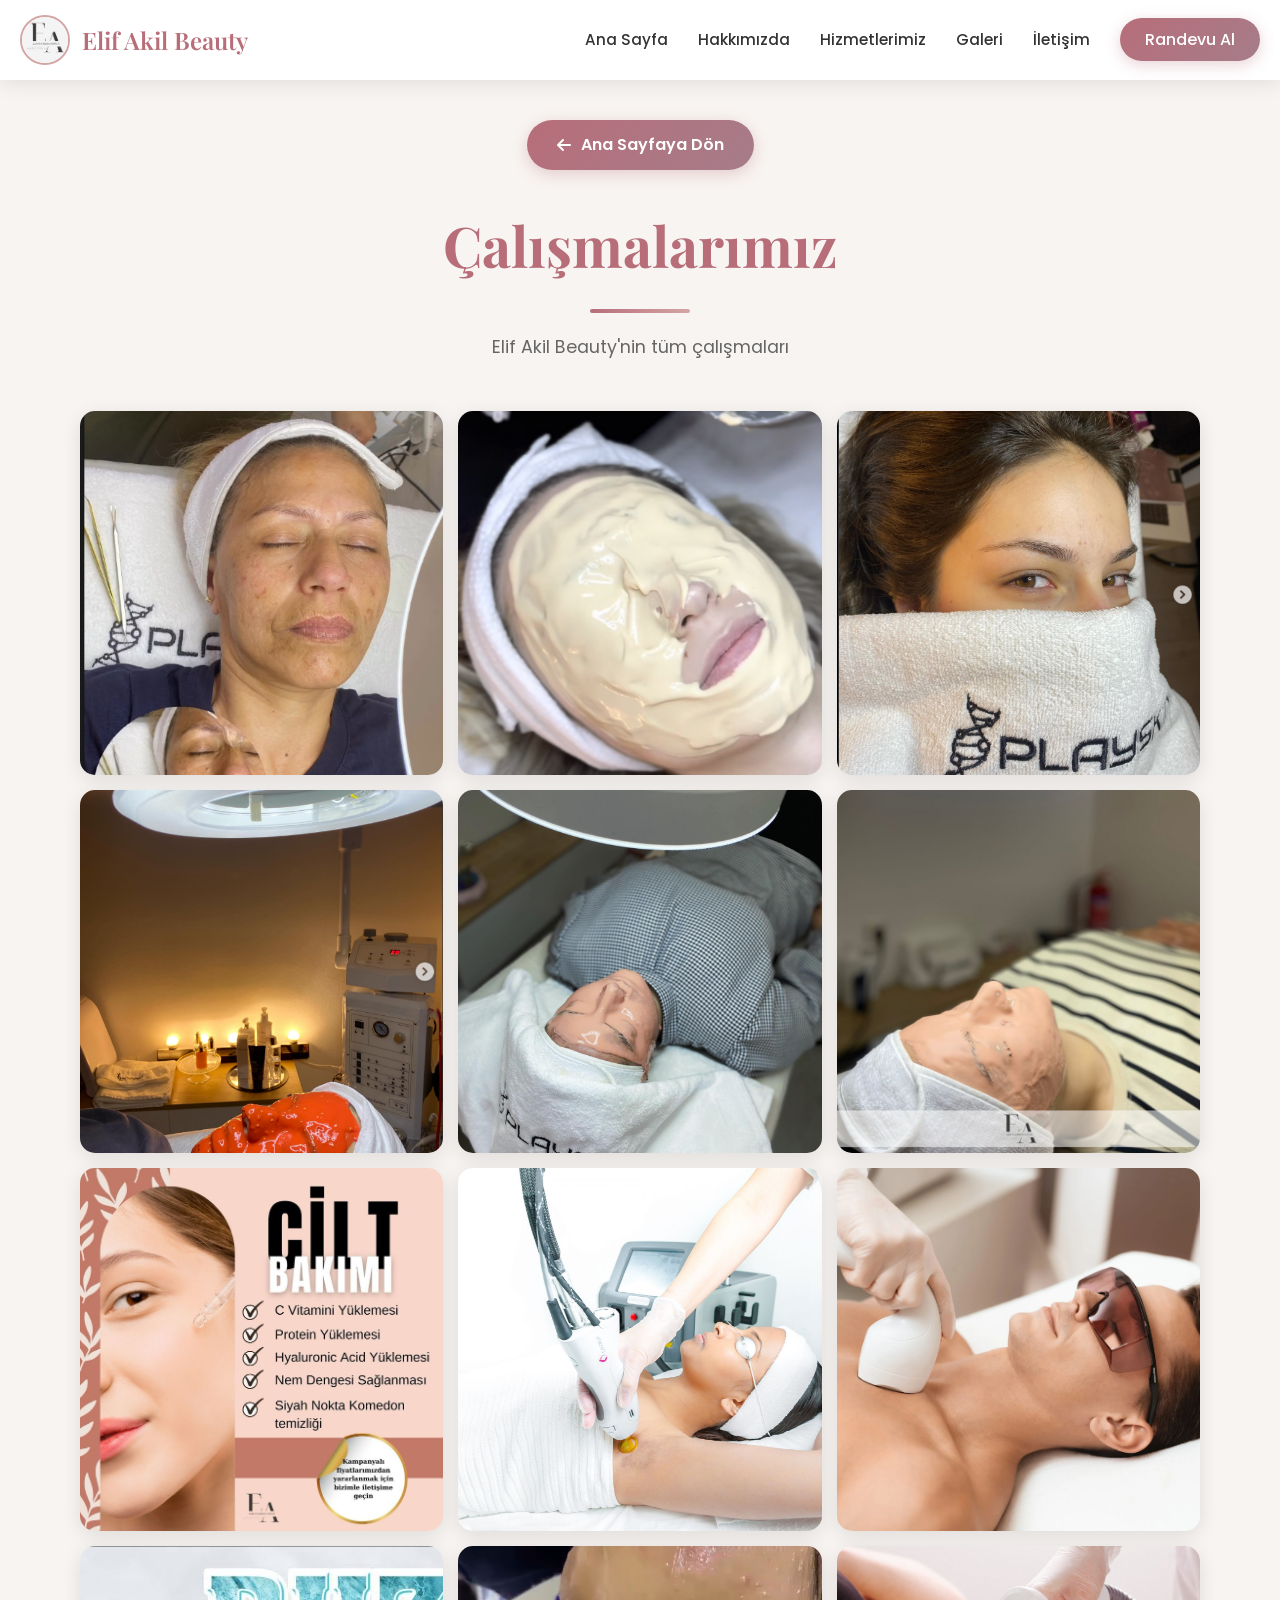
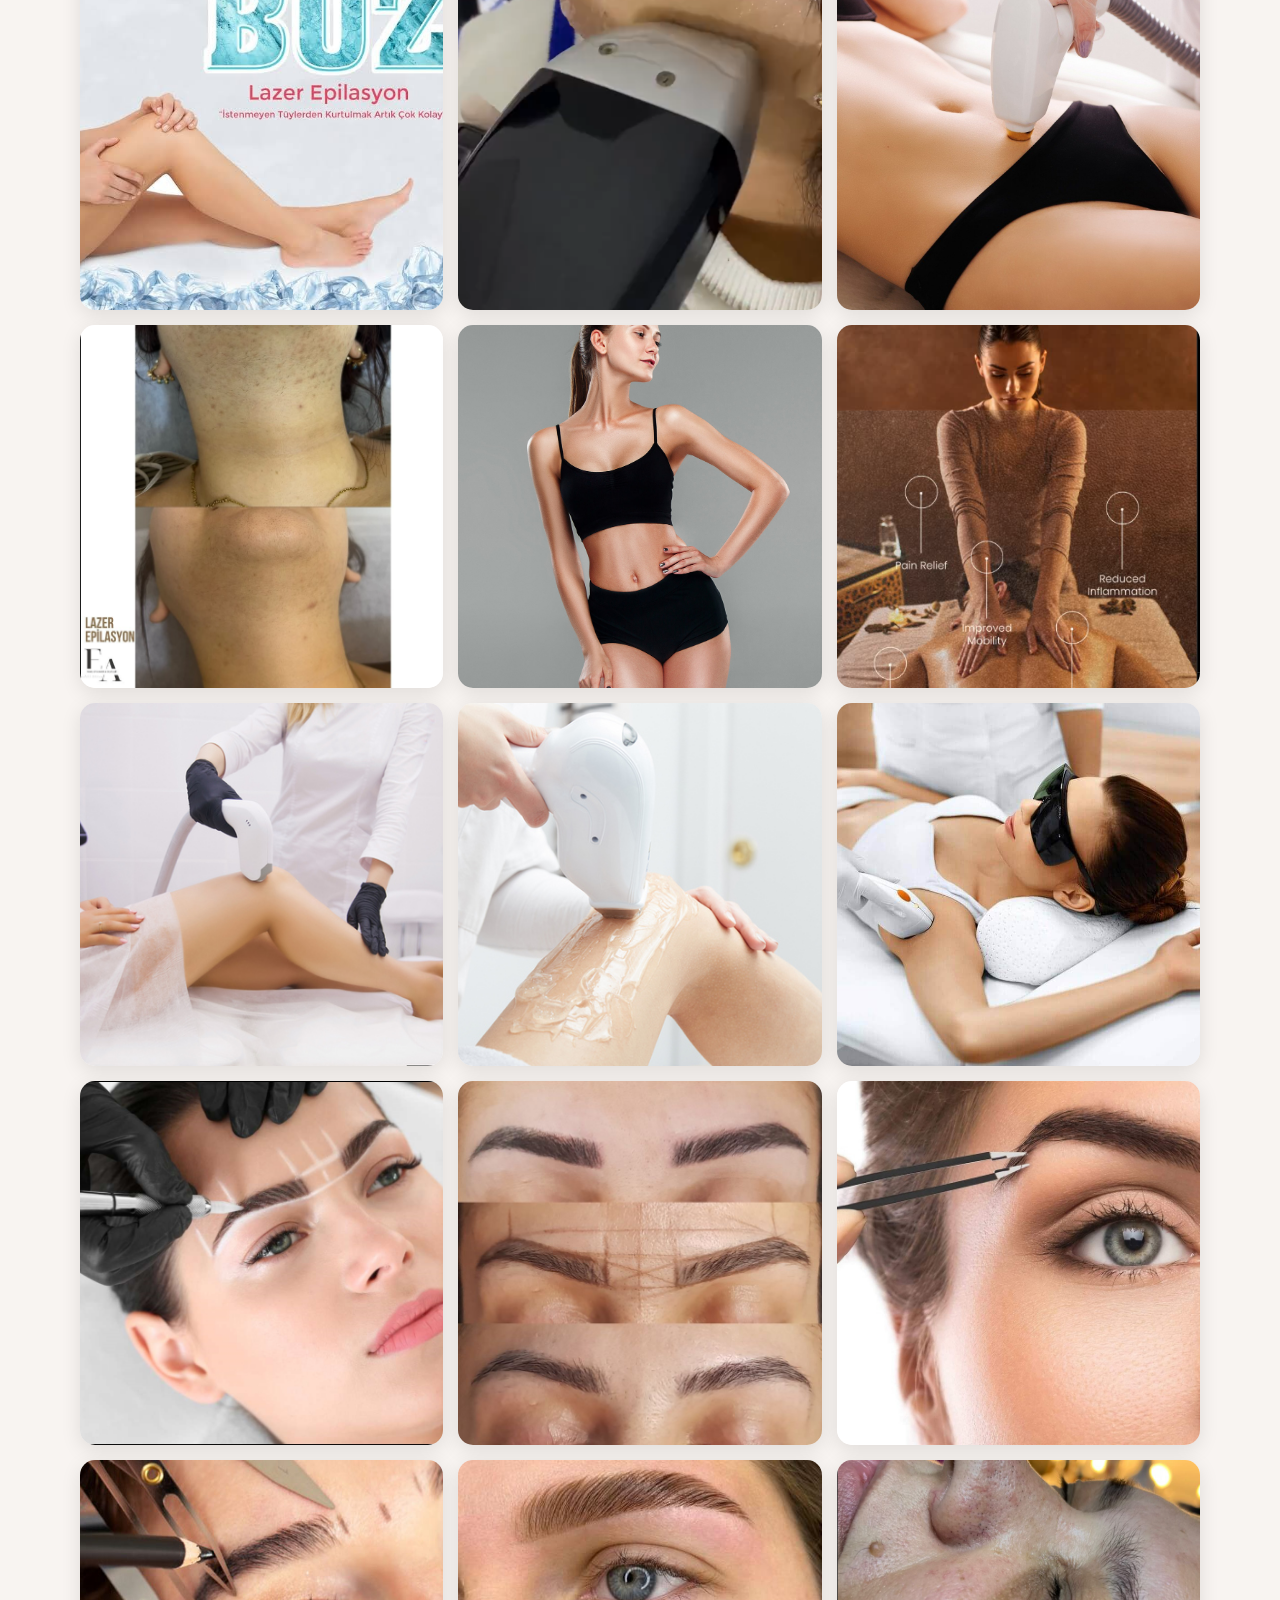
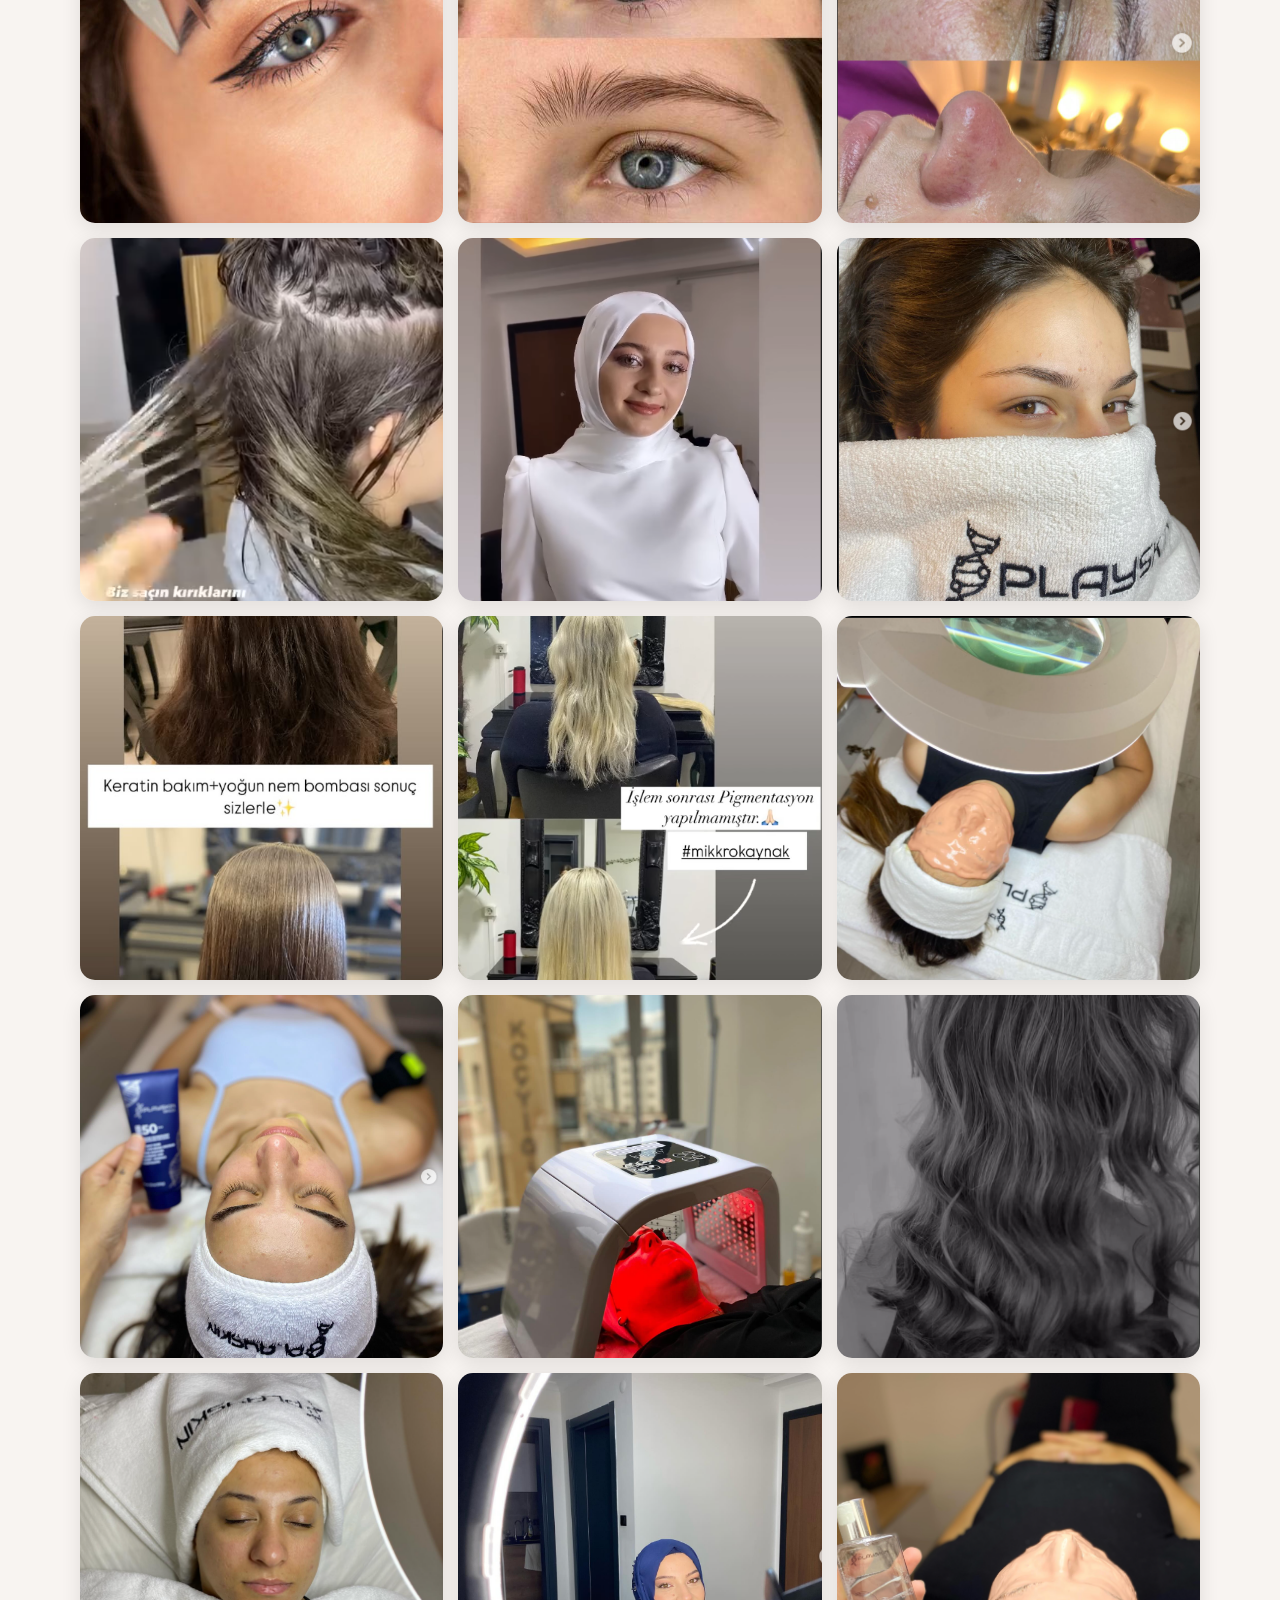
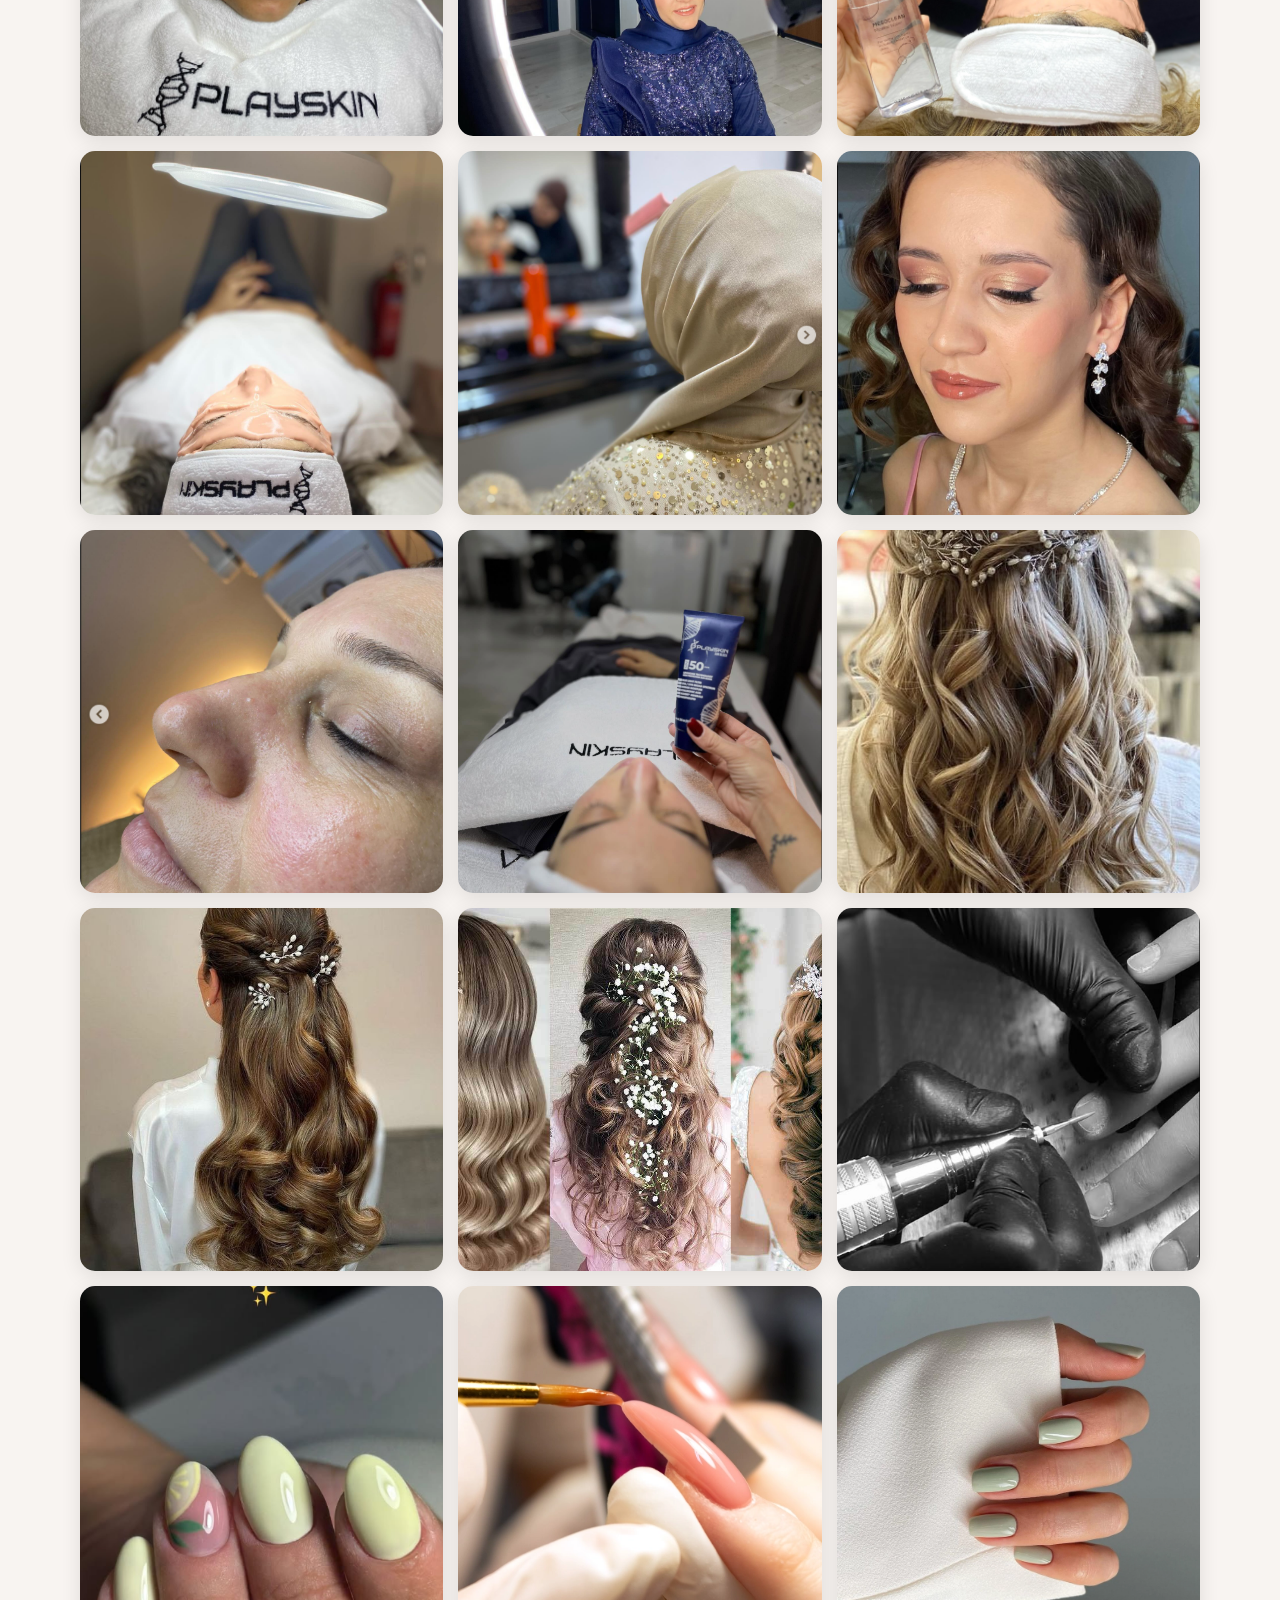
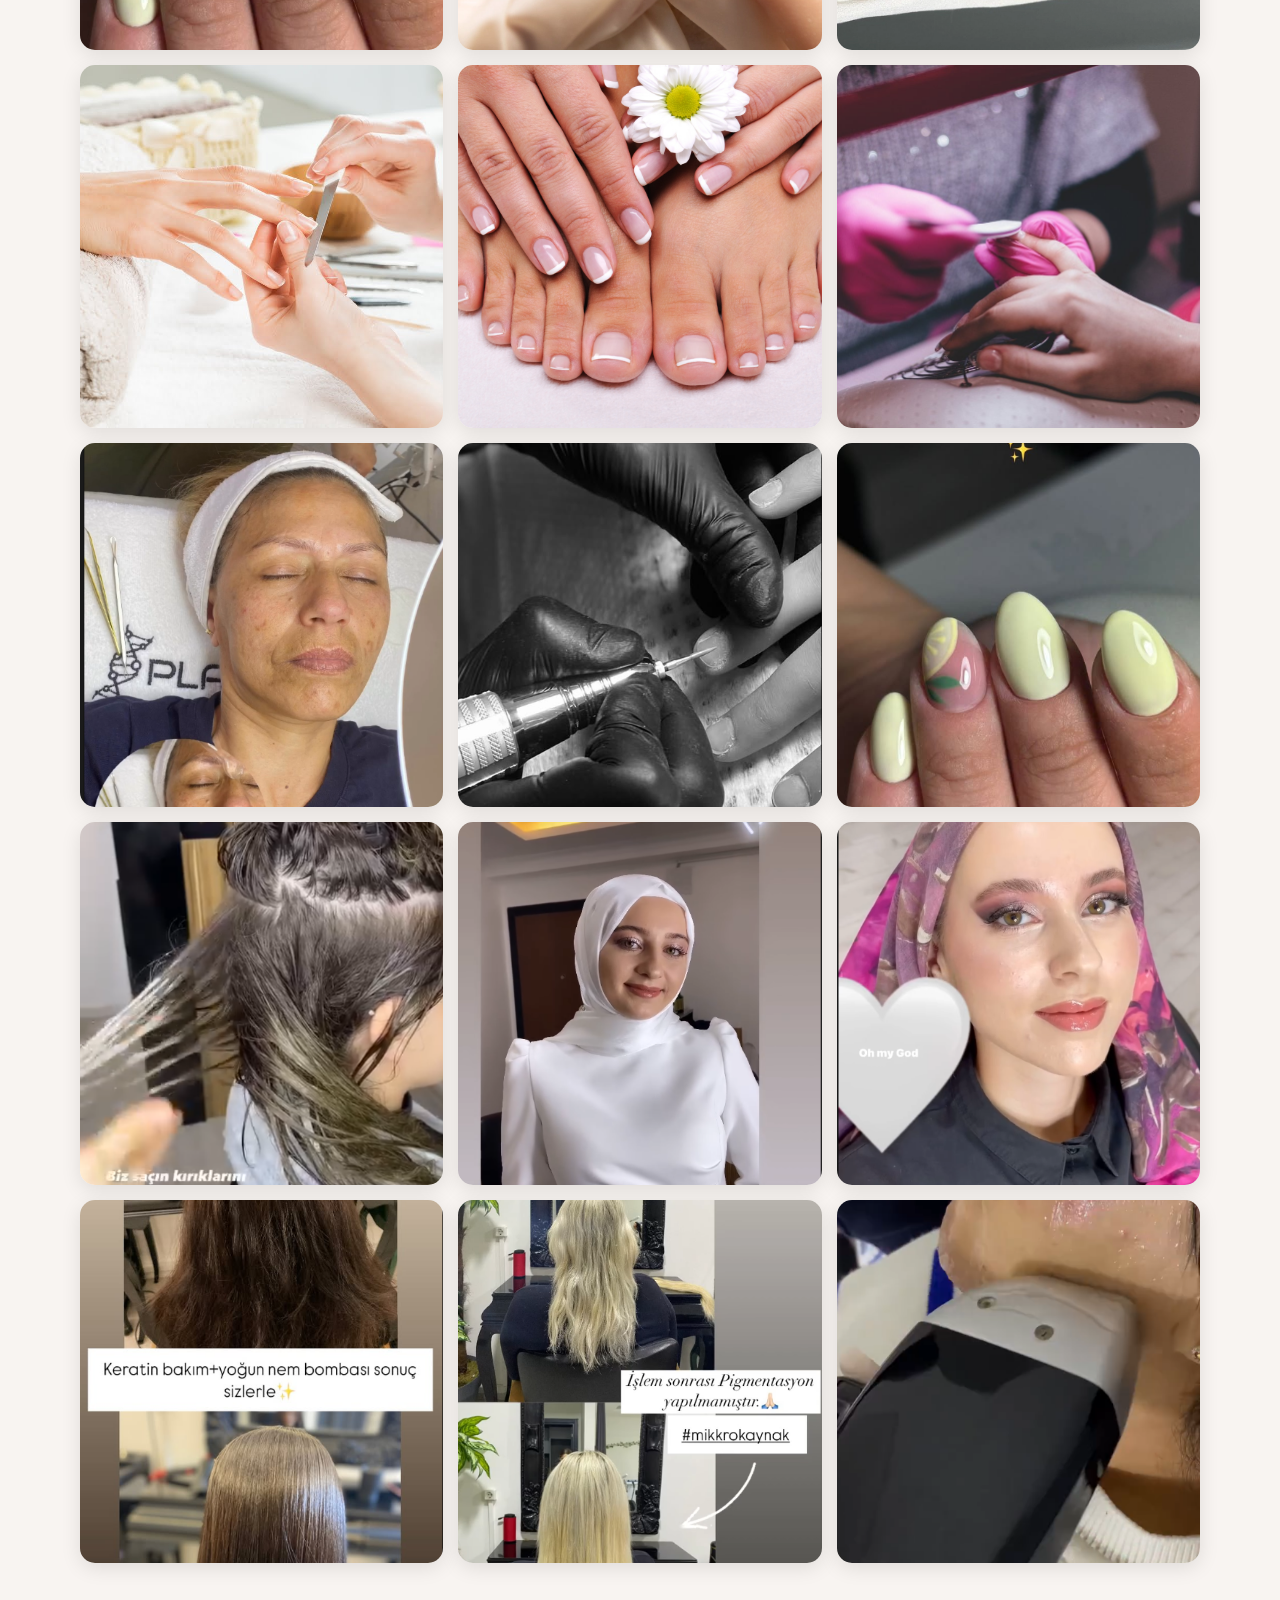
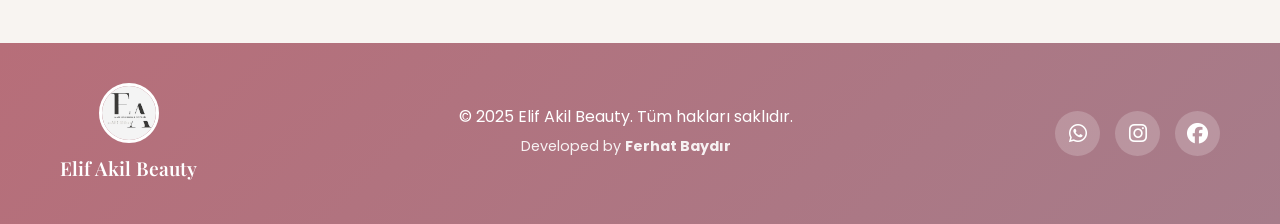
<file: galeri.html>
<!DOCTYPE html>
<html lang="tr">
<head>
    <meta charset="UTF-8">
    <meta name="viewport" content="width=device-width, initial-scale=1.0">
    <meta name="description" content="Elif Akil Beauty - Tüm Çalışmalarımız">
    <title>Galeri - Elif Akil Beauty</title>
    
    <!-- Favicon -->
    <link rel="icon" type="image/jpeg" href="assets/logo.jpg">
    
    <!-- Google Fonts -->
    <link rel="preconnect" href="https://fonts.googleapis.com">
    <link rel="preconnect" href="https://fonts.gstatic.com" crossorigin>
    <link href="https://fonts.googleapis.com/css2?family=Playfair+Display:wght@400;500;600;700&family=Poppins:wght@300;400;500;600;700&display=swap" rel="stylesheet">
    
    <!-- Font Awesome -->
    <link rel="stylesheet" href="https://cdnjs.cloudflare.com/ajax/libs/font-awesome/6.4.0/css/all.min.css">
    
    <!-- AOS Animation Library -->
    <link href="https://unpkg.com/aos@2.3.1/dist/aos.css" rel="stylesheet">
    
    <!-- Custom CSS -->
    <link rel="stylesheet" href="css/style.css">
    
    <style>
        /* Galeri sayfası özel stiller */
        .gallery-page {
            min-height: 100vh;
            padding-top: 120px;
            padding-bottom: 80px;
            background: var(--light-nude);
        }
        
        .gallery-page-header {
            text-align: center;
            margin-bottom: 50px;
        }
        
        .gallery-page-title {
            font-family: var(--font-heading);
            font-size: 3.5rem;
            color: var(--rose-gold);
            margin-bottom: 20px;
        }
        
        .back-to-home {
            display: inline-flex;
            align-items: center;
            gap: 10px;
            padding: 12px 30px;
            background: linear-gradient(135deg, var(--rose-gold), var(--dark-pink));
            color: var(--white);
            border-radius: 30px;
            text-decoration: none;
            font-weight: 600;
            transition: all 0.3s ease;
            box-shadow: 0 4px 15px rgba(183, 110, 121, 0.3);
            margin-bottom: 30px;
        }
        
        .back-to-home:hover {
            transform: translateY(-3px);
            box-shadow: 0 6px 20px rgba(183, 110, 121, 0.4);
        }
        
        .full-gallery-grid {
            display: grid;
            grid-template-columns: repeat(3, 1fr);
            gap: 15px;
            max-width: 1200px;
            margin: 0 auto;
            padding: 0 20px;
        }
        
        @media (max-width: 968px) {
            .full-gallery-grid {
                grid-template-columns: repeat(3, 1fr);
                gap: 10px;
                padding: 0 15px;
            }
            
            .gallery-page-title {
                font-size: 2.5rem;
            }
        }
        
        @media (max-width: 576px) {
            .full-gallery-grid {
                grid-template-columns: repeat(3, 1fr);
                gap: 8px;
                padding: 0 10px;
            }
            
            .gallery-page-title {
                font-size: 2rem;
            }
            
            .gallery-page {
                padding-top: 100px;
            }
        }
    </style>
</head>
<body>
    <!-- Navigation -->
    <nav class="navbar" id="navbar">
        <div class="nav-container">
            <div class="logo">
                <img src="assets/logo.jpg" alt="Elif Akil Beauty Logo">
                <span>Elif Akil Beauty</span>
            </div>
            <ul class="nav-menu" id="navMenu">
                <li><a href="index.html#home" class="nav-link">Ana Sayfa</a></li>
                <li><a href="index.html#about" class="nav-link">Hakkımızda</a></li>
                <li><a href="index.html#services" class="nav-link">Hizmetlerimiz</a></li>
                <li><a href="galeri.html" class="nav-link active">Galeri</a></li>
                <li><a href="index.html#contact" class="nav-link">İletişim</a></li>
                <li><a href="tel:+905529449275" class="nav-btn">Randevu Al</a></li>
            </ul>
            <div class="hamburger" id="hamburger">
                <span></span>
                <span></span>
                <span></span>
            </div>
        </div>
    </nav>

    <!-- Galeri Sayfası -->
    <div class="gallery-page">
        <div class="container">
            <div class="gallery-page-header" data-aos="fade-up">
                <a href="index.html#gallery" class="back-to-home">
                    <i class="fas fa-arrow-left"></i>
                    <span>Ana Sayfaya Dön</span>
                </a>
                <h1 class="gallery-page-title">Çalışmalarımız</h1>
                <div class="title-underline"></div>
                <p class="section-description">Elif Akil Beauty'nin tüm çalışmaları</p>
            </div>

            <!-- Tüm Resimler 3'lü Grid -->
            <div class="full-gallery-grid">
                <!-- CİLT BAKIMI (7 resim) -->
                <div class="gallery-item" data-aos="zoom-in">
                    <img src="assets/gallery/cilt_bakim/1.png" alt="Cilt Bakımı">
                    <div class="gallery-overlay">
                        <i class="fas fa-search-plus"></i>
                        <p class="gallery-category">Cilt Bakımı</p>
                    </div>
                </div>
                <div class="gallery-item" data-aos="zoom-in">
                    <img src="assets/gallery/cilt_bakim/3.png" alt="Cilt Bakımı">
                    <div class="gallery-overlay">
                        <i class="fas fa-search-plus"></i>
                        <p class="gallery-category">Cilt Bakımı</p>
                    </div>
                </div>
                <div class="gallery-item" data-aos="zoom-in">
                    <img src="assets/gallery/cilt_bakim/6.png" alt="Cilt Bakımı">
                    <div class="gallery-overlay">
                        <i class="fas fa-search-plus"></i>
                        <p class="gallery-category">Cilt Bakımı</p>
                    </div>
                </div>
                <div class="gallery-item" data-aos="zoom-in">
                    <img src="assets/gallery/cilt_bakim/8.png" alt="Cilt Bakımı">
                    <div class="gallery-overlay">
                        <i class="fas fa-search-plus"></i>
                        <p class="gallery-category">Cilt Bakımı</p>
                    </div>
                </div>
                <div class="gallery-item" data-aos="zoom-in">
                    <img src="assets/gallery/cilt_bakim/14.png" alt="Cilt Bakımı">
                    <div class="gallery-overlay">
                        <i class="fas fa-search-plus"></i>
                        <p class="gallery-category">Cilt Bakımı</p>
                    </div>
                </div>
                <div class="gallery-item" data-aos="zoom-in">
                    <img src="assets/gallery/cilt_bakim/17.png" alt="Cilt Bakımı">
                    <div class="gallery-overlay">
                        <i class="fas fa-search-plus"></i>
                        <p class="gallery-category">Cilt Bakımı</p>
                    </div>
                </div>
                <div class="gallery-item" data-aos="zoom-in">
                    <img src="assets/gallery/cilt_bakim/20.png" alt="Cilt Bakımı">
                    <div class="gallery-overlay">
                        <i class="fas fa-search-plus"></i>
                        <p class="gallery-category">Cilt Bakımı</p>
                    </div>
                </div>

                <!-- LAZER EPİLASYON (11 resim) -->
                <div class="gallery-item" data-aos="zoom-in">
                    <img src="assets/gallery/lazer_epilasyon/lazer1.jpg" alt="Lazer Epilasyon">
                    <div class="gallery-overlay">
                        <i class="fas fa-search-plus"></i>
                        <p class="gallery-category">Lazer Epilasyon</p>
                    </div>
                </div>
                <div class="gallery-item" data-aos="zoom-in">
                    <img src="assets/gallery/lazer_epilasyon/lazer2.webp" alt="Lazer Epilasyon">
                    <div class="gallery-overlay">
                        <i class="fas fa-search-plus"></i>
                        <p class="gallery-category">Lazer Epilasyon</p>
                    </div>
                </div>
                <div class="gallery-item" data-aos="zoom-in">
                    <img src="assets/gallery/lazer_epilasyon/buz_lazer.jpg" alt="Buz Lazer">
                    <div class="gallery-overlay">
                        <i class="fas fa-search-plus"></i>
                        <p class="gallery-category">Buz Lazer</p>
                    </div>
                </div>
                <div class="gallery-item" data-aos="zoom-in">
                    <img src="assets/gallery/lazer_epilasyon/9.png" alt="Lazer Epilasyon">
                    <div class="gallery-overlay">
                        <i class="fas fa-search-plus"></i>
                        <p class="gallery-category">Lazer Epilasyon</p>
                    </div>
                </div>
                <div class="gallery-item" data-aos="zoom-in">
                    <img src="assets/gallery/lazer_epilasyon/12.jpg" alt="Lazer Epilasyon">
                    <div class="gallery-overlay">
                        <i class="fas fa-search-plus"></i>
                        <p class="gallery-category">Lazer Epilasyon</p>
                    </div>
                </div>
                <div class="gallery-item" data-aos="zoom-in">
                    <img src="assets/gallery/lazer_epilasyon/18.png" alt="Lazer Epilasyon">
                    <div class="gallery-overlay">
                        <i class="fas fa-search-plus"></i>
                        <p class="gallery-category">Lazer Epilasyon</p>
                    </div>
                </div>
                <div class="gallery-item" data-aos="zoom-in">
                    <img src="assets/gallery/lazer_epilasyon/21.jpg" alt="Lazer Epilasyon">
                    <div class="gallery-overlay">
                        <i class="fas fa-search-plus"></i>
                        <p class="gallery-category">Lazer Epilasyon</p>
                    </div>
                </div>
                <div class="gallery-item" data-aos="zoom-in">
                    <img src="assets/gallery/lazer_epilasyon/23.png" alt="Lazer Epilasyon">
                    <div class="gallery-overlay">
                        <i class="fas fa-search-plus"></i>
                        <p class="gallery-category">Lazer Epilasyon</p>
                    </div>
                </div>
                <div class="gallery-item" data-aos="zoom-in">
                    <img src="assets/gallery/lazer_epilasyon/kadin-bacak-epilasyon.jpg" alt="Lazer Epilasyon">
                    <div class="gallery-overlay">
                        <i class="fas fa-search-plus"></i>
                        <p class="gallery-category">Lazer Epilasyon</p>
                    </div>
                </div>
                <div class="gallery-item" data-aos="zoom-in">
                    <img src="assets/gallery/lazer_epilasyon/kadin-bacak-epilasyon-i.jpg" alt="Lazer Epilasyon">
                    <div class="gallery-overlay">
                        <i class="fas fa-search-plus"></i>
                        <p class="gallery-category">Lazer Epilasyon</p>
                    </div>
                </div>
                <div class="gallery-item" data-aos="zoom-in">
                    <img src="assets/gallery/lazer_epilasyon/lazer-epilasyon-3.jpg" alt="Lazer Epilasyon">
                    <div class="gallery-overlay">
                        <i class="fas fa-search-plus"></i>
                        <p class="gallery-category">Lazer Epilasyon</p>
                    </div>
                </div>

                <!-- KAŞ BAKIMI / TASARIMI (5 resim) -->
                <div class="gallery-item" data-aos="zoom-in">
                    <img src="assets/gallery/kas_bakimi/Ankara-Altin-Oran-Kas-Tasarimi.webp" alt="Altın Oran Kaş Tasarımı">
                    <div class="gallery-overlay">
                        <i class="fas fa-search-plus"></i>
                        <p class="gallery-category">Altın Oran Kaş</p>
                    </div>
                </div>
                <div class="gallery-item" data-aos="zoom-in">
                    <img src="assets/gallery/kas_bakimi/kas-aldirma.jpg" alt="Kaş Tasarımı">
                    <div class="gallery-overlay">
                        <i class="fas fa-search-plus"></i>
                        <p class="gallery-category">Altın Oran Kaş</p>
                    </div>
                </div>
                <div class="gallery-item" data-aos="zoom-in">
                    <img src="assets/gallery/kas_bakimi/altin-oran-kas-alimi.jpg" alt="Kaş Tasarımı">
                    <div class="gallery-overlay">
                        <i class="fas fa-search-plus"></i>
                        <p class="gallery-category">Altın Oran Kaş</p>
                    </div>
                </div>
                <div class="gallery-item" data-aos="zoom-in">
                    <img src="assets/gallery/kas_bakimi/altin-oran-kas-alimi-tasarimi.jpg" alt="Kaş Tasarımı">
                    <div class="gallery-overlay">
                        <i class="fas fa-search-plus"></i>
                        <p class="gallery-category">Altın Oran Kaş</p>
                    </div>
                </div>
                <div class="gallery-item" data-aos="zoom-in">
                    <img src="assets/gallery/kas_bakimi/kas-alimi_14.jpg" alt="Kaş Tasarımı">
                    <div class="gallery-overlay">
                        <i class="fas fa-search-plus"></i>
                        <p class="gallery-category">Altın Oran Kaş</p>
                    </div>
                </div>

                <!-- PROFESYONEL MAKE-UP (21 resim) -->
                <div class="gallery-item" data-aos="zoom-in">
                    <img src="assets/gallery/make_up/2.png" alt="Profesyonel Make-Up">
                    <div class="gallery-overlay">
                        <i class="fas fa-search-plus"></i>
                        <p class="gallery-category">Profesyonel Make-Up</p>
                    </div>
                </div>
                <div class="gallery-item" data-aos="zoom-in">
                    <img src="assets/gallery/make_up/4.png" alt="Profesyonel Make-Up">
                    <div class="gallery-overlay">
                        <i class="fas fa-search-plus"></i>
                        <p class="gallery-category">Profesyonel Make-Up</p>
                    </div>
                </div>
                <div class="gallery-item" data-aos="zoom-in">
                    <img src="assets/gallery/make_up/5.png" alt="Profesyonel Make-Up">
                    <div class="gallery-overlay">
                        <i class="fas fa-search-plus"></i>
                        <p class="gallery-category">Profesyonel Make-Up</p>
                    </div>
                </div>
                <div class="gallery-item" data-aos="zoom-in">
                    <img src="assets/gallery/make_up/6.png" alt="Profesyonel Make-Up">
                    <div class="gallery-overlay">
                        <i class="fas fa-search-plus"></i>
                        <p class="gallery-category">Profesyonel Make-Up</p>
                    </div>
                </div>
                <div class="gallery-item" data-aos="zoom-in">
                    <img src="assets/gallery/make_up/7.png" alt="Profesyonel Make-Up">
                    <div class="gallery-overlay">
                        <i class="fas fa-search-plus"></i>
                        <p class="gallery-category">Profesyonel Make-Up</p>
                    </div>
                </div>
                <div class="gallery-item" data-aos="zoom-in">
                    <img src="assets/gallery/make_up/8.png" alt="Profesyonel Make-Up">
                    <div class="gallery-overlay">
                        <i class="fas fa-search-plus"></i>
                        <p class="gallery-category">Profesyonel Make-Up</p>
                    </div>
                </div>
                <div class="gallery-item" data-aos="zoom-in">
                    <img src="assets/gallery/make_up/9.png" alt="Profesyonel Make-Up">
                    <div class="gallery-overlay">
                        <i class="fas fa-search-plus"></i>
                        <p class="gallery-category">Profesyonel Make-Up</p>
                    </div>
                </div>
                <div class="gallery-item" data-aos="zoom-in">
                    <img src="assets/gallery/make_up/10.png" alt="Profesyonel Make-Up">
                    <div class="gallery-overlay">
                        <i class="fas fa-search-plus"></i>
                        <p class="gallery-category">Profesyonel Make-Up</p>
                    </div>
                </div>
                <div class="gallery-item" data-aos="zoom-in">
                    <img src="assets/gallery/make_up/11.png" alt="Profesyonel Make-Up">
                    <div class="gallery-overlay">
                        <i class="fas fa-search-plus"></i>
                        <p class="gallery-category">Profesyonel Make-Up</p>
                    </div>
                </div>
                <div class="gallery-item" data-aos="zoom-in">
                    <img src="assets/gallery/make_up/12.png" alt="Profesyonel Make-Up">
                    <div class="gallery-overlay">
                        <i class="fas fa-search-plus"></i>
                        <p class="gallery-category">Profesyonel Make-Up</p>
                    </div>
                </div>
                <div class="gallery-item" data-aos="zoom-in">
                    <img src="assets/gallery/make_up/13.png" alt="Profesyonel Make-Up">
                    <div class="gallery-overlay">
                        <i class="fas fa-search-plus"></i>
                        <p class="gallery-category">Profesyonel Make-Up</p>
                    </div>
                </div>
                <div class="gallery-item" data-aos="zoom-in">
                    <img src="assets/gallery/make_up/15.png" alt="Profesyonel Make-Up">
                    <div class="gallery-overlay">
                        <i class="fas fa-search-plus"></i>
                        <p class="gallery-category">Profesyonel Make-Up</p>
                    </div>
                </div>
                <div class="gallery-item" data-aos="zoom-in">
                    <img src="assets/gallery/make_up/16.png" alt="Profesyonel Make-Up">
                    <div class="gallery-overlay">
                        <i class="fas fa-search-plus"></i>
                        <p class="gallery-category">Profesyonel Make-Up</p>
                    </div>
                </div>
                <div class="gallery-item" data-aos="zoom-in">
                    <img src="assets/gallery/make_up/19.png" alt="Profesyonel Make-Up">
                    <div class="gallery-overlay">
                        <i class="fas fa-search-plus"></i>
                        <p class="gallery-category">Profesyonel Make-Up</p>
                    </div>
                </div>
                <div class="gallery-item" data-aos="zoom-in">
                    <img src="assets/gallery/make_up/21.png" alt="Profesyonel Make-Up">
                    <div class="gallery-overlay">
                        <i class="fas fa-search-plus"></i>
                        <p class="gallery-category">Profesyonel Make-Up</p>
                    </div>
                </div>
                <div class="gallery-item" data-aos="zoom-in">
                    <img src="assets/gallery/make_up/22.png" alt="Profesyonel Make-Up">
                    <div class="gallery-overlay">
                        <i class="fas fa-search-plus"></i>
                        <p class="gallery-category">Profesyonel Make-Up</p>
                    </div>
                </div>
                <div class="gallery-item" data-aos="zoom-in">
                    <img src="assets/gallery/make_up/25.png" alt="Profesyonel Make-Up">
                    <div class="gallery-overlay">
                        <i class="fas fa-search-plus"></i>
                        <p class="gallery-category">Profesyonel Make-Up</p>
                    </div>
                </div>
                <div class="gallery-item" data-aos="zoom-in">
                    <img src="assets/gallery/make_up/x.png" alt="Profesyonel Make-Up">
                    <div class="gallery-overlay">
                        <i class="fas fa-search-plus"></i>
                        <p class="gallery-category">Profesyonel Make-Up</p>
                    </div>
                </div>
                <div class="gallery-item" data-aos="zoom-in">
                    <img src="assets/gallery/make_up/prenses-mode.jpeg" alt="Özel Gün Makyajı">
                    <div class="gallery-overlay">
                        <i class="fas fa-search-plus"></i>
                        <p class="gallery-category">Profesyonel Make-Up</p>
                    </div>
                </div>
                <div class="gallery-item" data-aos="zoom-in">
                    <img src="assets/gallery/make_up/saç.jpg" alt="Saç & Make-Up">
                    <div class="gallery-overlay">
                        <i class="fas fa-search-plus"></i>
                        <p class="gallery-category">Profesyonel Make-Up</p>
                    </div>
                </div>
                <div class="gallery-item" data-aos="zoom-in">
                    <img src="assets/gallery/make_up/sacModeller.jpg" alt="Saç Modelleri">
                    <div class="gallery-overlay">
                        <i class="fas fa-search-plus"></i>
                        <p class="gallery-category">Profesyonel Make-Up</p>
                    </div>
                </div>

                <!-- NAIL & MANIKÜR (7 resim) -->
                <div class="gallery-item" data-aos="zoom-in">
                    <img src="assets/gallery/nail/2.png" alt="Nail & Manikür">
                    <div class="gallery-overlay">
                        <i class="fas fa-search-plus"></i>
                        <p class="gallery-category">Nail & Manikür</p>
                    </div>
                </div>
                <div class="gallery-item" data-aos="zoom-in">
                    <img src="assets/gallery/nail/3.png" alt="Nail & Manikür">
                    <div class="gallery-overlay">
                        <i class="fas fa-search-plus"></i>
                        <p class="gallery-category">Nail & Manikür</p>
                    </div>
                </div>
                <div class="gallery-item" data-aos="zoom-in">
                    <img src="assets/gallery/nail/25.webp" alt="Nail & Manikür">
                    <div class="gallery-overlay">
                        <i class="fas fa-search-plus"></i>
                        <p class="gallery-category">Nail & Manikür</p>
                    </div>
                </div>
                <div class="gallery-item" data-aos="zoom-in">
                    <img src="assets/gallery/nail/31.webp" alt="Nail & Manikür">
                    <div class="gallery-overlay">
                        <i class="fas fa-search-plus"></i>
                        <p class="gallery-category">Nail & Manikür</p>
                    </div>
                </div>
                <div class="gallery-item" data-aos="zoom-in">
                    <img src="assets/gallery/nail/33.jpg" alt="Nail & Manikür">
                    <div class="gallery-overlay">
                        <i class="fas fa-search-plus"></i>
                        <p class="gallery-category">Nail & Manikür</p>
                    </div>
                </div>
                <div class="gallery-item" data-aos="zoom-in">
                    <img src="assets/gallery/nail/67.jpg" alt="Nail & Manikür">
                    <div class="gallery-overlay">
                        <i class="fas fa-search-plus"></i>
                        <p class="gallery-category">Nail & Manikür</p>
                    </div>
                </div>
                <div class="gallery-item" data-aos="zoom-in">
                    <img src="assets/gallery/nail/tirnak-bakimi-4.jpg" alt="Tırnak Bakımı">
                    <div class="gallery-overlay">
                        <i class="fas fa-search-plus"></i>
                        <p class="gallery-category">Nail & Manikür</p>
                    </div>
                </div>

                <!-- INSTAGRAM (9 resim) -->
                <div class="gallery-item" data-aos="zoom-in">
                    <img src="assets/gallery/insta_1.png" alt="Elif Akil Beauty">
                    <div class="gallery-overlay">
                        <i class="fas fa-search-plus"></i>
                    </div>
                </div>
                <div class="gallery-item" data-aos="zoom-in">
                    <img src="assets/gallery/insta_2.png" alt="Elif Akil Beauty">
                    <div class="gallery-overlay">
                        <i class="fas fa-search-plus"></i>
                    </div>
                </div>
                <div class="gallery-item" data-aos="zoom-in">
                    <img src="assets/gallery/insta_3.png" alt="Elif Akil Beauty">
                    <div class="gallery-overlay">
                        <i class="fas fa-search-plus"></i>
                    </div>
                </div>
                <div class="gallery-item" data-aos="zoom-in">
                    <img src="assets/gallery/insta_4.png" alt="Elif Akil Beauty">
                    <div class="gallery-overlay">
                        <i class="fas fa-search-plus"></i>
                    </div>
                </div>
                <div class="gallery-item" data-aos="zoom-in">
                    <img src="assets/gallery/insta_5.png" alt="Elif Akil Beauty">
                    <div class="gallery-overlay">
                        <i class="fas fa-search-plus"></i>
                    </div>
                </div>
                <div class="gallery-item" data-aos="zoom-in">
                    <img src="assets/gallery/insta_6.png" alt="Elif Akil Beauty">
                    <div class="gallery-overlay">
                        <i class="fas fa-search-plus"></i>
                    </div>
                </div>
                <div class="gallery-item" data-aos="zoom-in">
                    <img src="assets/gallery/insta_7.png" alt="Elif Akil Beauty">
                    <div class="gallery-overlay">
                        <i class="fas fa-search-plus"></i>
                    </div>
                </div>
                <div class="gallery-item" data-aos="zoom-in">
                    <img src="assets/gallery/insta_8.png" alt="Elif Akil Beauty">
                    <div class="gallery-overlay">
                        <i class="fas fa-search-plus"></i>
                    </div>
                </div>
                <div class="gallery-item" data-aos="zoom-in">
                    <img src="assets/gallery/insta_9.png" alt="Elif Akil Beauty">
                    <div class="gallery-overlay">
                        <i class="fas fa-search-plus"></i>
                    </div>
                </div>
            </div>
        </div>
    </div>

    <!-- Footer -->
    <footer class="footer">
        <div class="container">
            <div class="footer-content">
                <div class="footer-logo">
                    <img src="assets/logo.jpg" alt="Elif Akil Beauty Logo">
                    <p>Elif Akil Beauty</p>
                </div>
                <div class="footer-text">
                    <p>&copy; 2025 Elif Akil Beauty. Tüm hakları saklıdır.</p>
                    <p class="developer">Developed by <strong>Ferhat Baydır</strong></p>
                </div>
                <div class="footer-social">
                    <a href="https://wa.me/905529449275" target="_blank" aria-label="WhatsApp">
                        <i class="fab fa-whatsapp"></i>
                    </a>
                    <a href="https://www.instagram.com/elifakilbeauty?utm_source=ig_web_button_share_sheet&igsh=ZDNlZDc0MzIxNw==" target="_blank" aria-label="Instagram">
                        <i class="fab fa-instagram"></i>
                    </a>
                    <a href="https://facebook.com" target="_blank" aria-label="Facebook">
                        <i class="fab fa-facebook"></i>
                    </a>
                </div>
            </div>
        </div>
    </footer>

    <!-- Lightbox Modal -->
    <div id="lightbox" class="lightbox">
        <span class="close-lightbox">&times;</span>
        <img class="lightbox-content" id="lightboxImage">
        <div class="lightbox-caption" id="lightboxCaption"></div>
    </div>

    <!-- Back to Top Button -->
    <button id="backToTop" class="back-to-top" aria-label="Back to top">
        <i class="fas fa-arrow-up"></i>
    </button>

    <!-- AOS Animation Library -->
    <script src="https://unpkg.com/aos@2.3.1/dist/aos.js"></script>
    
    <!-- Custom JavaScript -->
    <script src="js/main.js"></script>
</body>
</html>
</file>
<file: css/style.css>
/* ===================================
   RESET & VARIABLES
   =================================== */

* {
    margin: 0;
    padding: 0;
    box-sizing: border-box;
}

:root {
    /* Color Palette */
    --primary-color: #d4a5a5;
    --secondary-color: #f5e6e8;
    --accent-color: #c89595;
    --rose-gold: #b76e79;
    --dark-pink: #a67c8a;
    --light-nude: #f8f4f1;
    --white: #ffffff;
    --text-dark: #333333;
    --text-light: #666666;
    --overlay: rgba(212, 165, 165, 0.8);
    
    /* Fonts */
    --font-heading: 'Playfair Display', serif;
    --font-body: 'Poppins', sans-serif;
    
    /* Transitions */
    --transition: all 0.3s ease;
}

html {
    scroll-behavior: smooth;
    overflow-x: hidden;
    width: 100%;
}

body {
    font-family: var(--font-body);
    color: var(--text-dark);
    line-height: 1.6;
    overflow-x: hidden;
    width: 100%;
    max-width: 100vw;
}

img {
    max-width: 100%;
    height: auto;
    display: block;
}

a {
    text-decoration: none;
    color: inherit;
}

.container {
    max-width: 1200px;
    width: 100%;
    margin: 0 auto;
    padding: 0 20px;
    box-sizing: border-box;
}

/* ===================================
   NAVIGATION
   =================================== */

.navbar {
    position: fixed;
    top: 0;
    left: 0;
    width: 100%;
    background: rgba(255, 255, 255, 0.95);
    backdrop-filter: blur(10px);
    box-shadow: 0 2px 20px rgba(0, 0, 0, 0.1);
    z-index: 1000;
    transition: var(--transition);
}

.navbar.scrolled {
    box-shadow: 0 2px 30px rgba(0, 0, 0, 0.15);
}

.nav-container {
    max-width: 1400px;
    width: 100%;
    margin: 0 auto;
    padding: 15px 20px;
    display: flex;
    justify-content: space-between;
    align-items: center;
    box-sizing: border-box;
}

.logo {
    display: flex;
    align-items: center;
    gap: 12px;
    font-family: var(--font-heading);
    font-size: 1.5rem;
    font-weight: 600;
    color: var(--rose-gold);
}

.logo img {
    width: 50px;
    height: 50px;
    border-radius: 50%;
    object-fit: cover;
    border: 2px solid var(--primary-color);
}

.nav-menu {
    display: flex;
    list-style: none;
    gap: 30px;
    align-items: center;
}

.nav-link {
    font-size: 0.95rem;
    font-weight: 500;
    color: var(--text-dark);
    transition: var(--transition);
    position: relative;
}

.nav-link::after {
    content: '';
    position: absolute;
    bottom: -5px;
    left: 0;
    width: 0;
    height: 2px;
    background: var(--rose-gold);
    transition: var(--transition);
}

.nav-link:hover::after,
.nav-link.active::after {
    width: 100%;
}

.nav-link:hover {
    color: var(--rose-gold);
}

.nav-btn {
    padding: 10px 25px;
    background: linear-gradient(135deg, var(--rose-gold), var(--dark-pink));
    color: var(--white);
    border-radius: 25px;
    font-weight: 500;
    transition: var(--transition);
    box-shadow: 0 4px 15px rgba(183, 110, 121, 0.3);
}

.nav-btn:hover {
    transform: translateY(-2px);
    box-shadow: 0 6px 20px rgba(183, 110, 121, 0.4);
}

.hamburger {
    display: none;
    flex-direction: column;
    gap: 5px;
    cursor: pointer;
}

.hamburger span {
    width: 25px;
    height: 3px;
    background: var(--rose-gold);
    border-radius: 3px;
    transition: var(--transition);
}

/* ===================================
   HERO SECTION
   =================================== */

.hero {
    height: 100vh;
    position: relative;
    display: flex;
    align-items: center;
    justify-content: center;
    text-align: center;
    background: linear-gradient(135deg, var(--secondary-color), var(--light-nude));
    background-image: url('../backgrounİmg.png');
    background-size: contain;
    background-position: center;
    background-repeat: no-repeat;
    background-attachment: fixed;
}

.hero-overlay {
    position: absolute;
    top: 0;
    left: 0;
    width: 100%;
    height: 100%;
    background: linear-gradient(135deg, rgba(212, 165, 165, 0.85), rgba(166, 124, 138, 0.75));
}

.hero-content {
    position: relative;
    z-index: 2;
    color: var(--white);
    padding: 20px;
}

.hero-logo {
    margin-bottom: 30px;
}

.hero-logo img {
    width: 150px;
    height: 150px;
    border-radius: 50%;
    margin: 0 auto;
    border: 5px solid var(--white);
    box-shadow: 0 10px 40px rgba(0, 0, 0, 0.3);
}

.hero-title {
    font-family: var(--font-heading);
    font-size: 4rem;
    font-weight: 700;
    margin-bottom: 20px;
    text-shadow: 2px 4px 10px rgba(0, 0, 0, 0.3);
}

.hero-subtitle {
    font-size: 1.5rem;
    font-weight: 300;
    margin-bottom: 40px;
    letter-spacing: 1px;
}

.cta-button {
    display: inline-block;
    padding: 15px 50px;
    background: var(--white);
    color: var(--rose-gold);
    font-size: 1.1rem;
    font-weight: 600;
    border-radius: 30px;
    transition: var(--transition);
    box-shadow: 0 8px 25px rgba(0, 0, 0, 0.2);
}

.cta-button:hover {
    transform: translateY(-5px);
    box-shadow: 0 12px 35px rgba(0, 0, 0, 0.3);
    background: var(--light-nude);
}

.scroll-indicator {
    position: absolute;
    bottom: 40px;
    left: 50%;
    transform: translateX(-50%);
    z-index: 2;
    animation: bounce 2s infinite;
}

.scroll-indicator a {
    color: var(--white);
    font-size: 2rem;
}

@keyframes bounce {
    0%, 20%, 50%, 80%, 100% {
        transform: translateX(-50%) translateY(0);
    }
    40% {
        transform: translateX(-50%) translateY(-10px);
    }
    60% {
        transform: translateX(-50%) translateY(-5px);
    }
}

/* ===================================
   SECTION STYLES
   =================================== */

section {
    padding: 100px 0;
    width: 100%;
    max-width: 100vw;
    overflow-x: hidden;
    box-sizing: border-box;
}

.section-header {
    text-align: center;
    margin-bottom: 60px;
}

.section-title {
    font-family: var(--font-heading);
    font-size: 3rem;
    font-weight: 700;
    color: var(--rose-gold);
    margin-bottom: 20px;
}

.title-underline {
    width: 100px;
    height: 4px;
    background: linear-gradient(90deg, var(--rose-gold), var(--primary-color));
    margin: 0 auto 20px;
    border-radius: 2px;
}

.section-description {
    font-size: 1.1rem;
    color: var(--text-light);
    max-width: 600px;
    margin: 0 auto;
}

/* ===================================
   ABOUT SECTION
   =================================== */

.about {
    background: var(--light-nude);
}

.about-content {
    display: grid;
    grid-template-columns: 1fr 1fr;
    gap: 60px;
    align-items: center;
    width: 100%;
    max-width: 100%;
    box-sizing: border-box;
}

.about-image {
    position: relative;
    border-radius: 20px;
    overflow: hidden;
    box-shadow: 0 15px 50px rgba(0, 0, 0, 0.15);
}

.about-image img {
    width: 100%;
    height: 500px;
    object-fit: cover;
    transition: var(--transition);
}

.about-image:hover img {
    transform: scale(1.05);
}

.about-image-overlay {
    position: absolute;
    top: 0;
    left: 0;
    width: 100%;
    height: 100%;
    background: linear-gradient(135deg, rgba(212, 165, 165, 0.2), rgba(166, 124, 138, 0.2));
}

.about-text h2 {
    text-align: left;
    margin-bottom: 10px;
}

.about-text .title-underline {
    margin-left: 0;
}

.about-text p {
    font-size: 1.05rem;
    line-height: 1.8;
    color: var(--text-light);
    margin-bottom: 20px;
}

.about-features {
    display: flex;
    flex-direction: column;
    gap: 15px;
    margin-top: 30px;
}

.feature-item {
    display: flex;
    align-items: center;
    gap: 15px;
    font-size: 1.1rem;
    color: var(--text-dark);
}

.feature-item i {
    color: var(--rose-gold);
    font-size: 1.5rem;
}

/* ===================================
   SERVICES SECTION
   =================================== */

.services {
    background: var(--white);
}

.services-grid {
    display: grid;
    grid-template-columns: repeat(auto-fit, minmax(300px, 1fr));
    gap: 40px;
    width: 100%;
    max-width: 100%;
    box-sizing: border-box;
}

.service-card {
    position: relative;
    background: var(--light-nude);
    padding: 40px 30px;
    border-radius: 20px;
    text-align: center;
    transition: var(--transition);
    overflow: hidden;
    box-shadow: 0 5px 20px rgba(0, 0, 0, 0.08);
}

.service-card:hover {
    transform: translateY(-10px);
    box-shadow: 0 15px 40px rgba(183, 110, 121, 0.3);
}

.service-icon {
    width: 80px;
    height: 80px;
    margin: 0 auto 25px;
    background: linear-gradient(135deg, var(--rose-gold), var(--dark-pink));
    border-radius: 50%;
    display: flex;
    align-items: center;
    justify-content: center;
    font-size: 2rem;
    color: var(--white);
    transition: var(--transition);
}

.service-card:hover .service-icon {
    transform: scale(1.1) rotate(360deg);
}

.service-card h3 {
    font-family: var(--font-heading);
    font-size: 1.5rem;
    color: var(--rose-gold);
    margin-bottom: 15px;
}

.service-card p {
    font-size: 0.95rem;
    color: var(--text-light);
    line-height: 1.7;
}

.service-hover-overlay {
    position: absolute;
    bottom: 0;
    left: 0;
    width: 100%;
    height: 0;
    background: linear-gradient(135deg, rgba(212, 165, 165, 0.9), rgba(166, 124, 138, 0.9));
    transition: var(--transition);
    border-radius: 20px;
}

.service-card:hover .service-hover-overlay {
    height: 5px;
}

/* ===================================
   GALLERY SECTION
   =================================== */

.gallery {
    background: var(--secondary-color);
}

/* Kategori Filtre Butonları */
.gallery-filters {
    display: flex;
    flex-wrap: wrap;
    justify-content: center;
    gap: 15px;
    margin-bottom: 40px;
}

.filter-btn {
    padding: 12px 30px;
    background: var(--white);
    color: var(--rose-gold);
    border: 2px solid var(--primary-color);
    border-radius: 30px;
    font-family: var(--font-body);
    font-size: 0.95rem;
    font-weight: 600;
    cursor: pointer;
    transition: all 0.3s ease;
}

.filter-btn:hover {
    background: var(--primary-color);
    color: var(--white);
    transform: translateY(-2px);
    box-shadow: 0 4px 15px rgba(212, 165, 165, 0.3);
}

.filter-btn.active {
    background: linear-gradient(135deg, var(--rose-gold), var(--dark-pink));
    color: var(--white);
    border-color: var(--rose-gold);
    box-shadow: 0 4px 15px rgba(183, 110, 121, 0.4);
}

/* Tüm Galeriyi Görüntüle Butonu */
.view-full-gallery {
    text-align: center;
    margin-bottom: 40px;
}

.full-gallery-btn {
    display: inline-flex;
    align-items: center;
    gap: 15px;
    padding: 15px 40px;
    background: linear-gradient(135deg, var(--rose-gold), var(--dark-pink));
    color: var(--white);
    border-radius: 35px;
    font-size: 1.05rem;
    font-weight: 600;
    text-decoration: none;
    transition: all 0.3s ease;
    box-shadow: 0 6px 20px rgba(183, 110, 121, 0.35);
}

.full-gallery-btn:hover {
    transform: translateY(-3px) scale(1.05);
    box-shadow: 0 8px 28px rgba(183, 110, 121, 0.45);
}

.full-gallery-btn i:last-child {
    transition: transform 0.3s ease;
}

.full-gallery-btn:hover i:last-child {
    transform: translateX(5px);
}

.gallery-grid {
    display: grid;
    grid-template-columns: repeat(auto-fit, minmax(280px, 1fr));
    gap: 20px;
    width: 100%;
    max-width: 100%;
    box-sizing: border-box;
}

/* Filtreleme için gizli resimler */
.gallery-item.hide {
    display: none;
}

.gallery-item {
    position: relative;
    border-radius: 15px;
    overflow: hidden;
    cursor: pointer;
    aspect-ratio: 1;
    box-shadow: 0 5px 20px rgba(0, 0, 0, 0.1);
}

.gallery-item img {
    width: 100%;
    height: 100%;
    object-fit: cover;
    transition: var(--transition);
}

.gallery-overlay {
    position: absolute;
    top: 0;
    left: 0;
    width: 100%;
    height: 100%;
    background: rgba(183, 110, 121, 0.85);
    display: flex;
    flex-direction: column;
    align-items: center;
    justify-content: center;
    gap: 15px;
    opacity: 0;
    transition: var(--transition);
}

.gallery-overlay i {
    color: var(--white);
    font-size: 3rem;
    transform: scale(0);
    transition: var(--transition);
}

.gallery-category {
    color: var(--white);
    font-size: 1rem;
    font-weight: 600;
    text-align: center;
    padding: 8px 16px;
    background: rgba(255, 255, 255, 0.2);
    border-radius: 20px;
    backdrop-filter: blur(5px);
    transform: translateY(20px);
    opacity: 0;
    transition: var(--transition);
}

.gallery-item:hover .gallery-overlay {
    opacity: 1;
}

.gallery-item:hover .gallery-overlay i {
    transform: scale(1);
}

.gallery-item:hover .gallery-category {
    transform: translateY(0);
    opacity: 1;
}

.gallery-item:hover img {
    transform: scale(1.1);
}

/* ===================================
   MOBİLE İÇİN "DEVAMINI GÖR" SİSTEMİ
   =================================== */

/* Buton sadece mobile'da görünsün */
.mobile-only {
    display: none; /* Desktop'ta gizli */
}

/* Hidden gallery - Desktop'ta her zaman görünür, Mobile'da gizli */
.hidden-gallery-mobile {
    display: grid;
    grid-template-columns: repeat(auto-fit, minmax(280px, 1fr));
    gap: 20px;
    width: 100%;
    max-width: 100%;
    /* Desktop'ta her zaman görünür */
    max-height: none;
    opacity: 1;
    overflow: visible;
    box-sizing: border-box;
}

/* Mobile'da (768px altı) buton sistemi aktif */
@media (max-width: 968px) {
    section {
        padding: 70px 0;
    }
    
    .container {
        padding: 0 15px;
    }
    
    /* Kategori filtre butonları mobile'da küçük */
    .gallery-filters {
        gap: 8px;
    }
    
    .filter-btn {
        padding: 10px 20px;
        font-size: 0.85rem;
    }
    
    /* Butonu mobile'da göster */
    .mobile-only {
        display: flex;
        width: 100%;
        max-width: 100%;
        justify-content: center;
        margin: 30px 0;
        padding: 0 15px;
        box-sizing: border-box;
    }
    
    /* Buton stili - Modern ve şık tasarım */
    .load-more-btn {
        display: flex;
        align-items: center;
        justify-content: center;
        gap: 10px;
        padding: 16px 45px;
        background: linear-gradient(135deg, #c89595, #b76e79);
        color: var(--white);
        border: none;
        border-radius: 35px; /* Daha yuvarlatılmış */
        font-size: 1.05rem;
        font-weight: 600;
        font-family: var(--font-body);
        letter-spacing: 0.5px;
        cursor: pointer;
        transition: all 0.3s ease;
        box-shadow: 0 6px 20px rgba(183, 110, 121, 0.35);
        min-width: 200px;
    }
    
    .load-more-btn:hover {
        transform: translateY(-3px) scale(1.02);
        box-shadow: 0 8px 28px rgba(183, 110, 121, 0.45);
        background: linear-gradient(135deg, #b76e79, #c89595);
    }
    
    .load-more-btn:active {
        transform: translateY(-1px) scale(0.98);
    }
    
    .load-more-btn i {
        font-size: 1.1rem;
        transition: transform 0.4s ease;
    }
    
    .load-more-btn.active i {
        transform: rotate(180deg);
    }
    
    .load-more-btn.active {
        background: linear-gradient(135deg, #a67c8a, #d4a5a5);
    }
    
    /* Hidden gallery mobile'da başlangıçta gizli */
    .hidden-gallery-mobile {
        max-height: 0;
        opacity: 0;
        overflow: hidden;
        transition: max-height 0.8s ease, opacity 0.6s ease;
        grid-template-columns: repeat(3, 1fr); /* 3 sütun yan yana */
        gap: 10px;
        width: 100%;
        max-width: 100%;
        padding: 0;
    }
    
    /* Butona basınca açılır */
    .hidden-gallery-mobile.show {
        max-height: 15000px;
        opacity: 1;
        overflow: visible;
        margin-top: 20px;
    }
    
    /* Satır satır açılma - Her 3 resim (1 satır) birlikte */
    .hidden-gallery-mobile .gallery-item {
        opacity: 0;
        transform: translateY(30px);
        transition: opacity 0.6s ease, transform 0.6s ease;
    }
    
    .hidden-gallery-mobile.show .gallery-item {
        opacity: 1;
        transform: translateY(0);
    }
    
    /* Her satır (3'lü grup) birlikte açılır */
    .hidden-gallery-mobile.show .gallery-item:nth-child(1),
    .hidden-gallery-mobile.show .gallery-item:nth-child(2),
    .hidden-gallery-mobile.show .gallery-item:nth-child(3) { 
        transition-delay: 0.1s; 
    }
    
    .hidden-gallery-mobile.show .gallery-item:nth-child(4),
    .hidden-gallery-mobile.show .gallery-item:nth-child(5),
    .hidden-gallery-mobile.show .gallery-item:nth-child(6) { 
        transition-delay: 0.2s; 
    }
    
    .hidden-gallery-mobile.show .gallery-item:nth-child(7),
    .hidden-gallery-mobile.show .gallery-item:nth-child(8),
    .hidden-gallery-mobile.show .gallery-item:nth-child(9) { 
        transition-delay: 0.3s; 
    }
    
    .hidden-gallery-mobile.show .gallery-item:nth-child(10),
    .hidden-gallery-mobile.show .gallery-item:nth-child(11),
    .hidden-gallery-mobile.show .gallery-item:nth-child(12) { 
        transition-delay: 0.4s; 
    }
    
    .hidden-gallery-mobile.show .gallery-item:nth-child(13),
    .hidden-gallery-mobile.show .gallery-item:nth-child(14),
    .hidden-gallery-mobile.show .gallery-item:nth-child(15) { 
        transition-delay: 0.5s; 
    }
    
    .hidden-gallery-mobile.show .gallery-item:nth-child(n+16) { 
        transition-delay: 0.6s; 
    }
}

/* Çok küçük mobil ekranlar için */
@media (max-width: 576px) {
    .container {
        padding: 0 10px;
    }
    
    .hidden-gallery-mobile {
        grid-template-columns: repeat(3, 1fr); /* 3 sütun korunuyor */
        gap: 8px;
    }
    
    .gallery-grid {
        grid-template-columns: repeat(3, 1fr); /* 3 sütun */
        gap: 8px;
    }
    
    .load-more-btn {
        padding: 14px 35px;
        font-size: 0.95rem;
        width: 90%;
        max-width: 280px;
    }
}

/* ===================================
   CONTACT SECTION
   =================================== */

.contact {
    background: var(--light-nude);
}

.contact-content {
    display: grid;
    grid-template-columns: 1fr 1fr;
    gap: 50px;
    width: 100%;
    max-width: 100%;
    box-sizing: border-box;
}

.contact-info {
    display: flex;
    flex-direction: column;
    gap: 30px;
}

.contact-item {
    display: flex;
    gap: 20px;
    align-items: flex-start;
}

.contact-icon {
    width: 60px;
    height: 60px;
    background: linear-gradient(135deg, var(--rose-gold), var(--dark-pink));
    border-radius: 50%;
    display: flex;
    align-items: center;
    justify-content: center;
    flex-shrink: 0;
}

.contact-icon i {
    color: var(--white);
    font-size: 1.5rem;
}

.contact-details h3 {
    font-family: var(--font-heading);
    font-size: 1.3rem;
    color: var(--rose-gold);
    margin-bottom: 8px;
}

.contact-details p,
.contact-details a {
    font-size: 1rem;
    color: var(--text-light);
    line-height: 1.6;
}

.contact-details a:hover {
    color: var(--rose-gold);
}

.contact-form-box {
    background: var(--white);
    padding: 30px;
    border-radius: 15px;
    box-shadow: 0 5px 20px rgba(0, 0, 0, 0.08);
}

.contact-form-box h3 {
    font-family: var(--font-heading);
    font-size: 1.5rem;
    color: var(--rose-gold);
    margin-bottom: 20px;
}

.contact-form {
    display: flex;
    flex-direction: column;
    gap: 15px;
}

.contact-form input,
.contact-form textarea {
    padding: 12px 20px;
    border: 2px solid var(--secondary-color);
    border-radius: 10px;
    font-family: var(--font-body);
    font-size: 0.95rem;
    transition: var(--transition);
}

.contact-form input:focus,
.contact-form textarea:focus {
    outline: none;
    border-color: var(--rose-gold);
}

.submit-btn {
    padding: 12px 30px;
    background: linear-gradient(135deg, var(--rose-gold), var(--dark-pink));
    color: var(--white);
    border: none;
    border-radius: 10px;
    font-size: 1rem;
    font-weight: 600;
    cursor: pointer;
    transition: var(--transition);
}

.submit-btn:hover {
    transform: translateY(-2px);
    box-shadow: 0 6px 20px rgba(183, 110, 121, 0.4);
}

.social-links {
    display: flex;
    gap: 15px;
    margin-top: 20px;
}

.social-links a {
    width: 50px;
    height: 50px;
    background: linear-gradient(135deg, var(--rose-gold), var(--dark-pink));
    border-radius: 50%;
    display: flex;
    align-items: center;
    justify-content: center;
    color: var(--white);
    font-size: 1.5rem;
    transition: var(--transition);
}

.social-links a:hover {
    transform: translateY(-5px) scale(1.1);
    box-shadow: 0 8px 20px rgba(183, 110, 121, 0.4);
}

.contact-map {
    border-radius: 15px;
    overflow: hidden;
    box-shadow: 0 10px 30px rgba(0, 0, 0, 0.15);
    min-height: 500px;
}

/* ===================================
   FOOTER
   =================================== */

.footer {
    background: linear-gradient(135deg, var(--rose-gold), var(--dark-pink));
    color: var(--white);
    padding: 40px 0;
}

.footer-content {
    display: flex;
    justify-content: space-between;
    align-items: center;
    flex-wrap: wrap;
    gap: 30px;
}

.footer-logo {
    display: flex;
    flex-direction: column;
    align-items: center;
    gap: 10px;
}

.footer-logo img {
    width: 60px;
    height: 60px;
    border-radius: 50%;
    border: 3px solid var(--white);
}

.footer-logo p {
    font-family: var(--font-heading);
    font-size: 1.2rem;
    font-weight: 600;
}

.footer-text {
    text-align: center;
    flex: 1;
}

.footer-text p {
    margin-bottom: 5px;
}

.developer {
    font-size: 0.9rem;
    opacity: 0.9;
}

.footer-social {
    display: flex;
    gap: 15px;
}

.footer-social a {
    width: 45px;
    height: 45px;
    background: rgba(255, 255, 255, 0.2);
    border-radius: 50%;
    display: flex;
    align-items: center;
    justify-content: center;
    font-size: 1.3rem;
    transition: var(--transition);
}

.footer-social a:hover {
    background: var(--white);
    color: var(--rose-gold);
    transform: translateY(-5px);
}

/* ===================================
   LIGHTBOX
   =================================== */

.lightbox {
    display: none;
    position: fixed;
    z-index: 9999;
    top: 0;
    left: 0;
    width: 100%;
    height: 100%;
    background: rgba(0, 0, 0, 0.95);
    align-items: center;
    justify-content: center;
}

.lightbox.active {
    display: flex;
}

.close-lightbox {
    position: absolute;
    top: 30px;
    right: 50px;
    font-size: 3rem;
    color: var(--white);
    cursor: pointer;
    transition: var(--transition);
}

.close-lightbox:hover {
    color: var(--primary-color);
}

.lightbox-content {
    max-width: 90%;
    max-height: 80%;
    border-radius: 10px;
    box-shadow: 0 10px 50px rgba(0, 0, 0, 0.5);
}

.lightbox-caption {
    position: absolute;
    bottom: 50px;
    left: 50%;
    transform: translateX(-50%);
    color: var(--white);
    font-size: 1.2rem;
    text-align: center;
}

/* ===================================
   BACK TO TOP BUTTON
   =================================== */

.back-to-top {
    position: fixed;
    bottom: 30px;
    right: 30px;
    width: 50px;
    height: 50px;
    background: linear-gradient(135deg, var(--rose-gold), var(--dark-pink));
    color: var(--white);
    border: none;
    border-radius: 50%;
    font-size: 1.5rem;
    cursor: pointer;
    opacity: 0;
    visibility: hidden;
    transition: var(--transition);
    z-index: 999;
    box-shadow: 0 5px 20px rgba(183, 110, 121, 0.4);
}

.back-to-top.show {
    opacity: 1;
    visibility: visible;
}

.back-to-top:hover {
    transform: translateY(-5px);
    box-shadow: 0 8px 25px rgba(183, 110, 121, 0.5);
}

/* ===================================
   RESPONSIVE DESIGN
   =================================== */

@media (max-width: 968px) {
    .nav-menu {
        position: fixed;
        top: 80px;
        left: -100%;
        width: 100%;
        height: calc(100vh - 80px);
        background: rgba(255, 255, 255, 0.98);
        flex-direction: column;
        justify-content: flex-start;
        padding: 50px 0;
        transition: var(--transition);
        box-shadow: 0 5px 20px rgba(0, 0, 0, 0.1);
    }

    .nav-menu.active {
        left: 0;
    }

    .hamburger {
        display: flex;
    }

    .hamburger.active span:nth-child(1) {
        transform: rotate(45deg) translateY(10px);
    }

    .hamburger.active span:nth-child(2) {
        opacity: 0;
    }

    .hamburger.active span:nth-child(3) {
        transform: rotate(-45deg) translateY(-10px);
    }

    .hero-title {
        font-size: 2.5rem;
    }

    .hero-subtitle {
        font-size: 1.2rem;
    }

    .section-title {
        font-size: 2.2rem;
    }

    .about-content,
    .contact-content {
        grid-template-columns: 1fr;
        gap: 40px;
        width: 100%;
        max-width: 100%;
    }

    .about-text h2 {
        text-align: center;
    }

    .about-text .title-underline {
        margin: 0 auto 20px;
    }

    .services-grid {
        grid-template-columns: 1fr;
        gap: 30px;
        width: 100%;
        max-width: 100%;
    }

    .gallery-grid {
        grid-template-columns: repeat(3, 1fr); /* 3 sütun */
        gap: 12px;
        padding: 0;
    }

    .footer-content {
        flex-direction: column;
        text-align: center;
    }
}

@media (max-width: 576px) {
    body, html {
        max-width: 100vw;
        overflow-x: hidden;
    }
    
    section {
        padding: 60px 0;
    }
    
    .hero-logo img {
        width: 100px;
        height: 100px;
    }

    .hero-title {
        font-size: 2rem;
    }

    .hero-subtitle {
        font-size: 1rem;
    }

    .cta-button {
        padding: 12px 35px;
        font-size: 1rem;
    }

    .section-title {
        font-size: 1.8rem;
    }

    .logo span {
        display: none;
    }

    .contact-map {
        min-height: 300px;
    }

    .close-lightbox {
        top: 20px;
        right: 20px;
        font-size: 2rem;
    }
    
    .nav-container {
        padding: 15px 15px;
    }
    
    .service-card {
        padding: 30px 20px;
    }
    
    .about-image img {
        height: 350px;
    }
}

/* ===================================
   ANIMATIONS
   =================================== */

@keyframes fadeInUp {
    from {
        opacity: 0;
        transform: translateY(30px);
    }
    to {
        opacity: 1;
        transform: translateY(0);
    }
}

@keyframes fadeIn {
    from {
        opacity: 0;
    }
    to {
        opacity: 1;
    }
}

@keyframes slideInLeft {
    from {
        opacity: 0;
        transform: translateX(-50px);
    }
    to {
        opacity: 1;
        transform: translateX(0);
    }
}

@keyframes slideInRight {
    from {
        opacity: 0;
        transform: translateX(50px);
    }
    to {
        opacity: 1;
        transform: translateX(0);
    }
}
</file>
